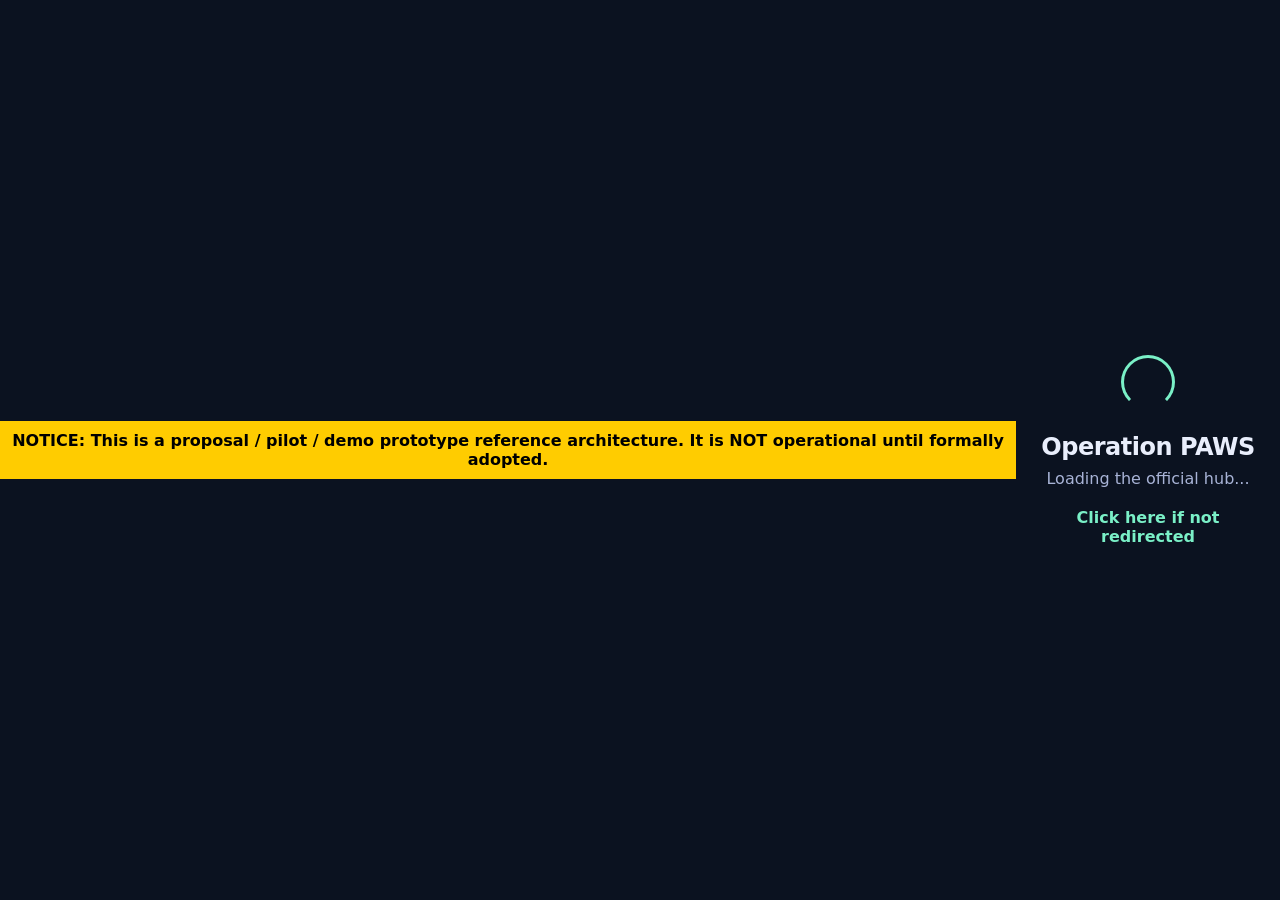
<file: docs/index.html>
<!doctype html>
<html lang="en">
<head>
  <meta charset="utf-8" />
  <meta name="viewport" content="width=device-width,initial-scale=1" />
  <title>Operation PAWS — Official Launchpad</title>
  <meta http-equiv="refresh" content="3; URL='./start/'" />
  <style>
    :root{--bg:#0b1220;--text:#e9eefc;--accent:#7af0c7;}
    body{margin:0;padding:0;background:var(--bg);color:var(--text);font-family:ui-sans-serif,system-ui,sans-serif;display:flex;align-items:center;justify-content:center;height:100vh;overflow:hidden;}
    .wrap{text-align:center;padding:20px;}
    .loader{width:48px;height:48px;border:3px solid var(--accent);border-bottom-color:transparent;border-radius:50%;display:inline-block;animation:rotation 1s linear infinite;margin-bottom:20px;}
    @keyframes rotation{0%{transform:rotate(0deg)}100%{transform:rotate(360deg)}}
    h1{font-size:24px;margin:0 0 8px;letter-spacing:-0.02em;}
    p{color:#a8b3d6;font-size:16px;margin:0;}
    a{color:var(--accent);text-decoration:none;font-weight:600;display:block;margin-top:20px;}
  </style>
</head>
<body>
<div style="background: #ffcc00; color: #000; padding: 10px; text-align: center; font-weight: bold;">NOTICE: This is a proposal / pilot / demo prototype reference architecture. It is NOT operational until formally adopted.</div>

  <div class="wrap">
    <span class="loader"></span>
    <h1>Operation PAWS</h1>
    <p>Loading the official hub...</p>
    <a href="./start/">Click here if not redirected</a>
  </div>
</body>
</html>
</file>
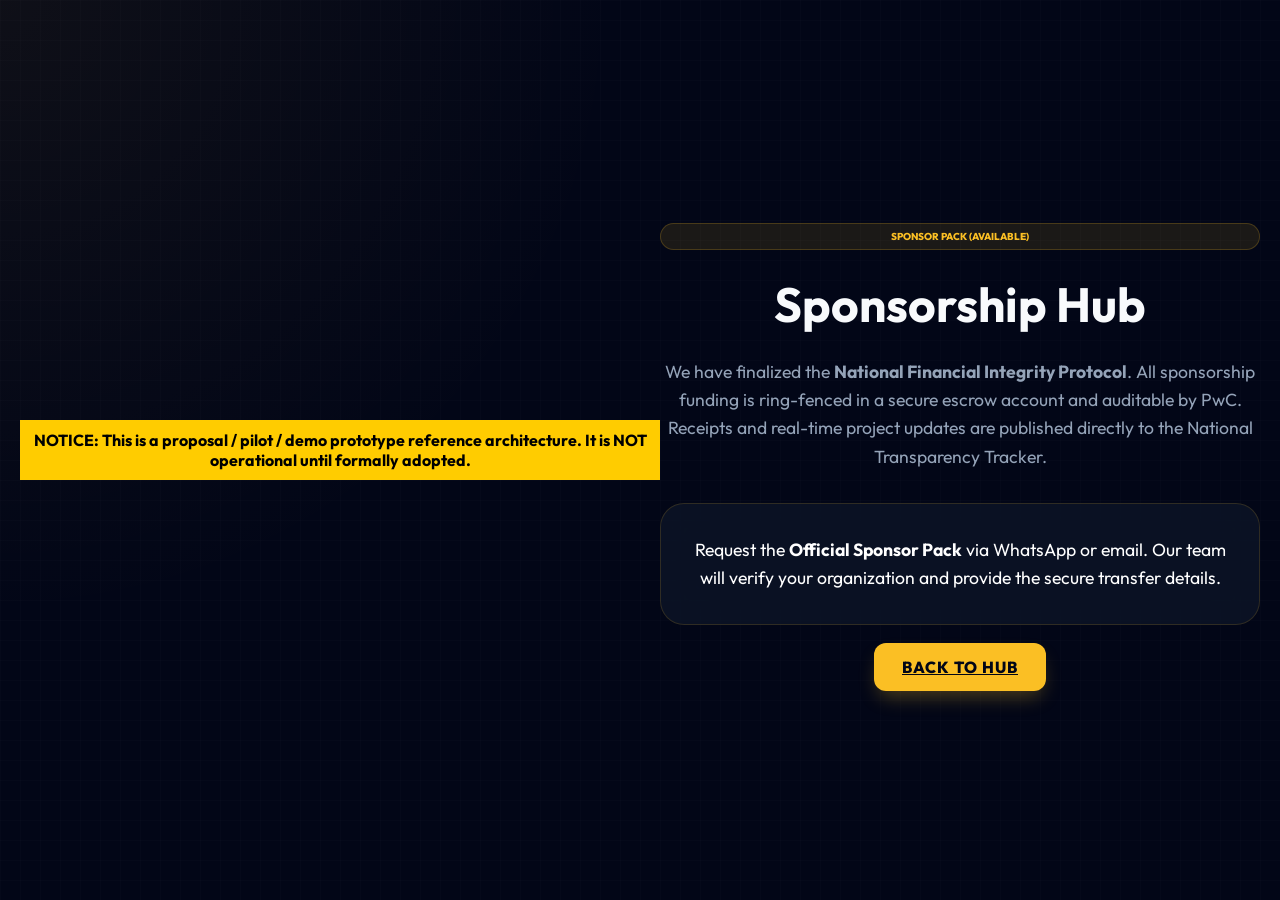
<file: docs/donate/index.html>
<!doctype html>
<html lang="en">
<head>
  <meta charset="utf-8" />
  <meta name="viewport" content="width=device-width,initial-scale=1" />
  <title>Sponsor PAWS — Funding Integrity</title>
  <link rel="stylesheet" href="../global.css">
  <style>
    body { display: flex; align-items: center; justify-content: center; height: 100vh; padding: 20px; }
    .content { text-align: center; max-width: 600px; }
    h1 { font-size: 3rem; margin-bottom: 24px; }
    p { font-size: 1.1rem; color: var(--muted); line-height: 1.6; margin-bottom: 32px; }
  </style>
</head>
<body>
<div style="background: #ffcc00; color: #000; padding: 10px; text-align: center; font-weight: bold;">NOTICE: This is a proposal / pilot / demo prototype reference architecture. It is NOT operational until formally adopted.</div>

  <div class="content">
    <div class="badge-glow" style="margin-bottom: 24px;">Sponsor Pack (Available)</div>
    <h1>Sponsorship Hub</h1>
    <p>We have finalized the <strong>National Financial Integrity Protocol</strong>. All sponsorship funding is ring-fenced in a secure escrow account and auditable by PwC. Receipts and real-time project updates are published directly to the National Transparency Tracker.</p>
    <div class="glass-card" style="padding: 32px; margin-bottom: 32px;">
      <p style="margin-bottom:0; color:#fff;">Request the <strong>Official Sponsor Pack</strong> via WhatsApp or email. Our team will verify your organization and provide the secure transfer details.</p>
    </div>
    <a href="../start/" class="btn-premium">Back to Hub</a>
  </div>
</body>
</html>
</file>
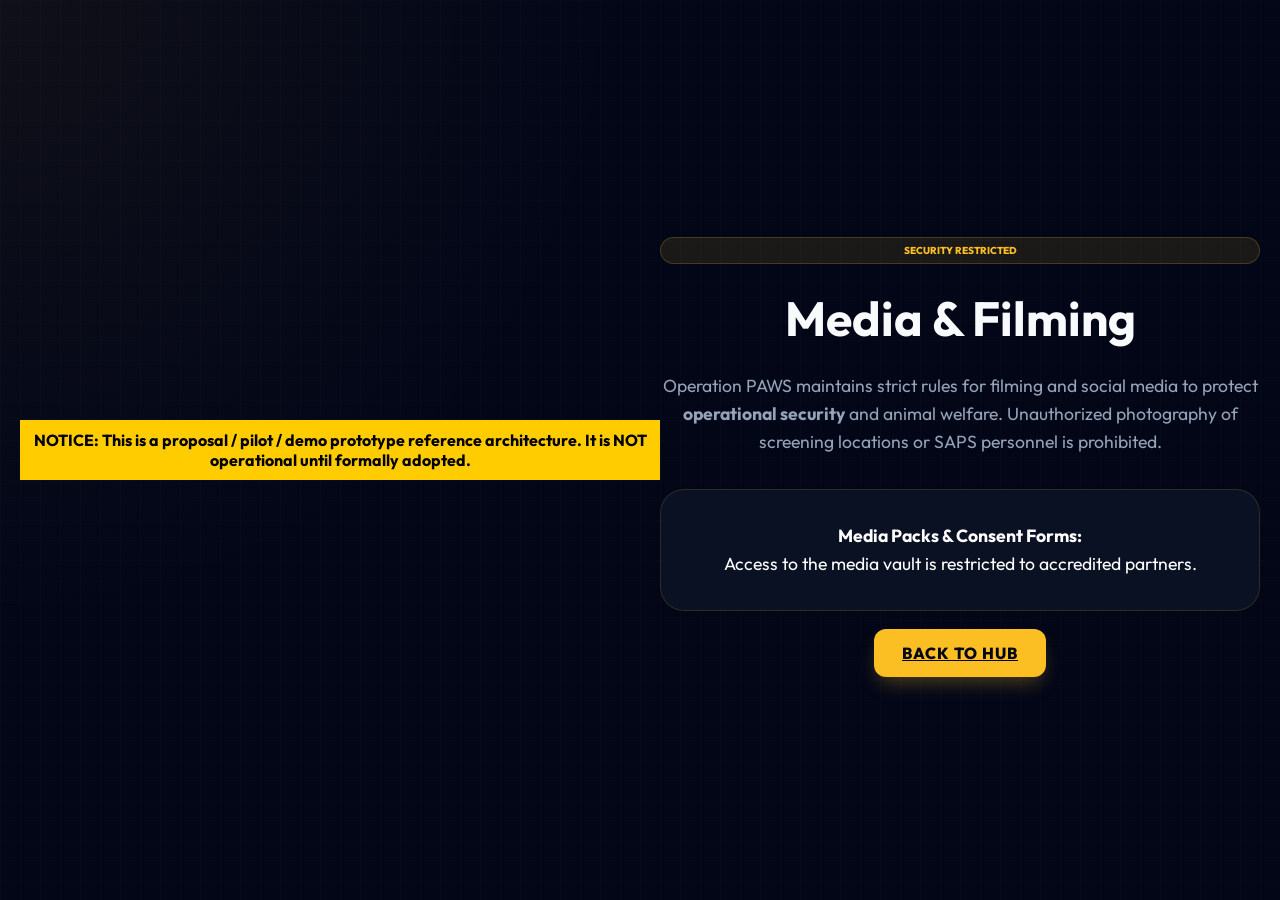
<file: docs/media/index.html>
<!doctype html>
<html lang="en">
<head>
  <meta charset="utf-8" />
  <meta name="viewport" content="width=device-width,initial-scale=1" />
  <title>Media Rules — Operational Security</title>
  <link rel="stylesheet" href="../global.css">
  <style>
    body { display: flex; align-items: center; justify-content: center; height: 100vh; padding: 20px; }
    .content { text-align: center; max-width: 600px; }
    h1 { font-size: 3rem; margin-bottom: 24px; }
    p { font-size: 1.1rem; color: var(--muted); line-height: 1.6; margin-bottom: 32px; }
  </style>
</head>
<body>
<div style="background: #ffcc00; color: #000; padding: 10px; text-align: center; font-weight: bold;">NOTICE: This is a proposal / pilot / demo prototype reference architecture. It is NOT operational until formally adopted.</div>

  <div class="content">
    <div class="badge-glow" style="margin-bottom: 24px;">Security Restricted</div>
    <h1>Media & Filming</h1>
    <p>Operation PAWS maintains strict rules for filming and social media to protect <strong>operational security</strong> and animal welfare. Unauthorized photography of screening locations or SAPS personnel is prohibited.</p>
    <div class="glass-card" style="padding: 32px; margin-bottom: 32px;">
      <p style="margin-bottom:0; color:#fff;"><strong>Media Packs & Consent Forms:</strong><br>Access to the media vault is restricted to accredited partners.</p>
    </div>
    <a href="../start/" class="btn-premium">Back to Hub</a>
  </div>
</body>
</html>
</file>
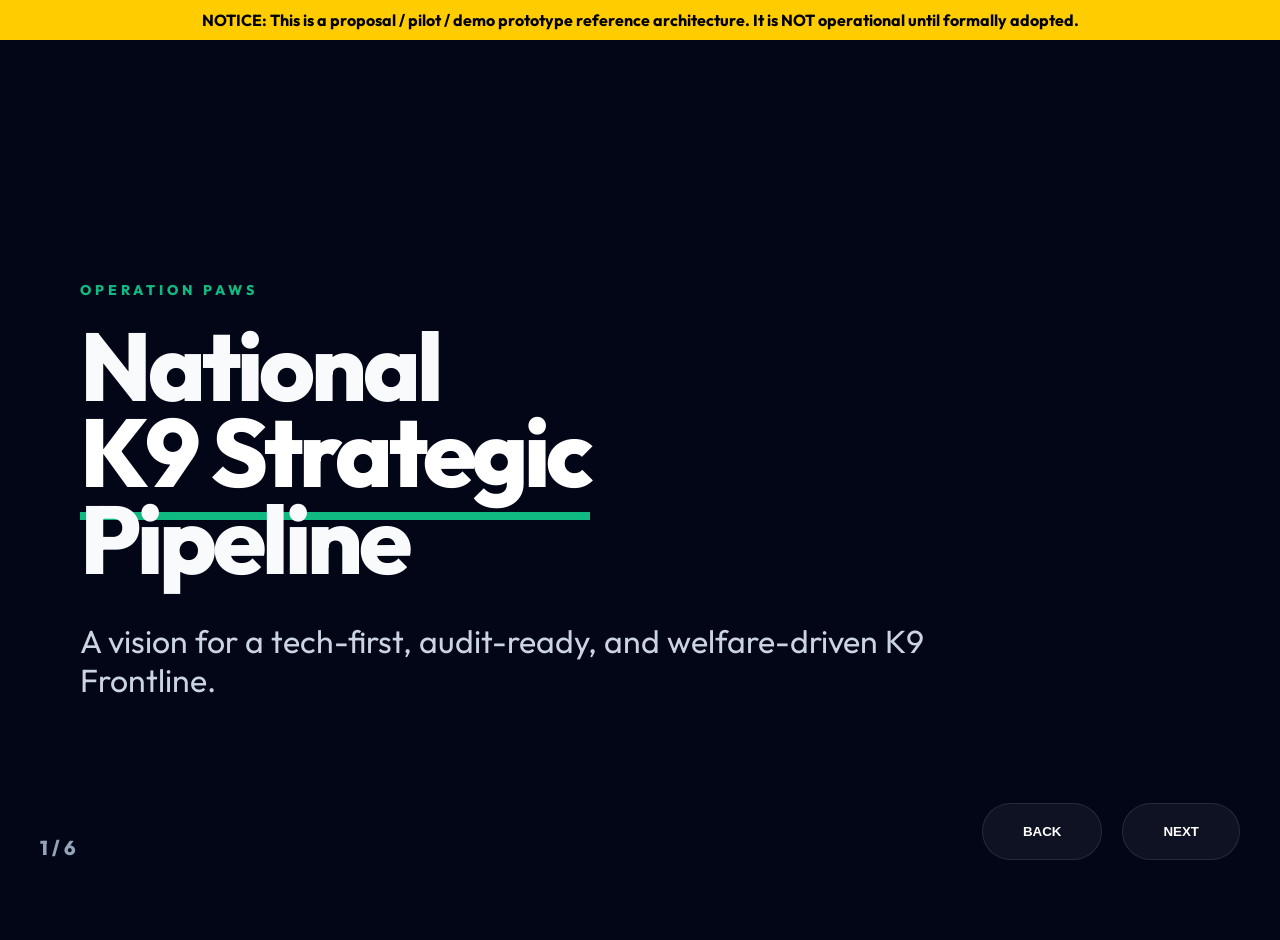
<file: docs/presentation/index.html>
<!doctype html>
<html lang="en">
<head>
  <meta charset="utf-8" />
  <meta name="viewport" content="width=device-width,initial-scale=1" />
  <title>Operation PAWS — Strategic Briefing</title>
  <link href="https://fonts.googleapis.com/css2?family=Outfit:wght@300;400;600;800&display=swap" rel="stylesheet">
  <style>
    :root {
      --bg: #020617;
      --accent: #10b981;
      --text: #f8fafc;
      --font: 'Outfit', sans-serif;
    }
    * { box-sizing: border-box; margin: 0; padding: 0; }
    body { font-family: var(--font); background: var(--bg); color: var(--text); overflow: hidden; }
    
    .slide-container { width: 100vw; height: 100vh; position: relative; }
    .slide { 
      position: absolute; width: 100%; height: 100%; padding: 80px; 
      display: flex; flex-direction: column; justify-content: center;
      opacity: 0; transform: scale(0.95); transition: all 0.8s cubic-bezier(0.16, 1, 0.3, 1);
      pointer-events: none;
      background-size: cover;
      background-position: center;
    }
    .slide::before { content: ""; position: absolute; top: 0; left: 0; width: 100%; height: 100%; background: rgba(2, 6, 23, 0.7); z-index: 1; }
    .slide > * { position: relative; z-index: 2; }
    
    .slide.active { opacity: 1; transform: scale(1); pointer-events: auto; }
    
    .badge { font-size: 14px; font-weight: 800; color: var(--accent); letter-spacing: 4px; text-transform: uppercase; margin-bottom: 24px; display: block; }
    h1 { font-size: 6rem; line-height: 0.9; font-weight: 800; letter-spacing: -4px; margin-bottom: 40px; }
    p { font-size: 2rem; color: #cbd5e1; max-width: 900px; line-height: 1.2; }
    
    .highlight { color: #fff; border-bottom: 8px solid var(--accent); }
    
    .nav { position: fixed; bottom: 40px; right: 40px; display: flex; gap: 20px; z-index: 100; }
    .nav-btn { padding: 20px 40px; background: rgba(255,255,255,0.05); border: 1px solid rgba(255,255,255,0.1); border-radius: 99px; color: #fff; cursor: pointer; font-weight: 800; text-decoration: none; display: inline-block; transition: all 0.2s; }
    .nav-btn:hover { background: var(--accent); color: #000; border-color: var(--accent); transform: translateY(-4px); }

    .counter { position: fixed; bottom: 40px; left: 40px; color: #94a3b8; font-weight: 800; font-size: 20px; z-index: 100; }
    
    .feature-grid { display: grid; grid-template-columns: 1fr 1fr; gap: 40px; margin-top: 40px; }
    .f-card { padding: 40px; background: rgba(255,255,255,0.05); backdrop-filter: blur(20px); border: 1px solid rgba(255,255,255,0.1); border-radius: 32px; }
    .f-card h3 { font-size: 24px; color: var(--accent); margin-bottom: 12px; }
    .f-card div { font-size: 18px; color: #cbd5e1; }
  </style>
</head>
<body>
<div style="background: #ffcc00; color: #000; padding: 10px; text-align: center; font-weight: bold;">NOTICE: This is a proposal / pilot / demo prototype reference architecture. It is NOT operational until formally adopted.</div>


  <div class="slide-container">
    <!-- SLIDE 1: INTRO -->
    <section class="slide active" style="background-image: url('https://images.unsplash.com/photo-1589941013453-ec89f33b5e95?auto=format&fit=crop&q=80&w=1920')">
      <span class="badge">Operation PAWS</span>
      <h1>National <br><span class="highlight">K9 Strategic</span> <br>Pipeline</h1>
      <p>A vision for a tech-first, audit-ready, and welfare-driven K9 Frontline.</p>
    </section>

    <!-- SLIDE 2: WELFARE/WARFARE -->
    <section class="slide" style="background-image: url('https://images.unsplash.com/photo-1544568100-847a948585b9?auto=format&fit=crop&q=80&w=1920')">
      <span class="badge">The Mission</span>
      <h1>Welfare <br>Meets <br><span class="highlight">Warfare</span></h1>
      <p>Protecting the dogs that protect our borders. Standardized elite training for national security.</p>
    </section>

    <!-- SLIDE 3: AI AUTONOMY -->
    <section class="slide" style="background-image: url('https://images.unsplash.com/photo-1508614589041-895b88991e3e?auto=format&fit=crop&q=80&w=1920')">
      <span class="badge">Tactical Edge</span>
      <h1>AI <br><span class="highlight">Autonomous</span> <br>Command</h1>
      <div class="feature-grid">
        <div class="f-card"><h3>Self-Auditing Agents</h3><div>Specialized AI agents manage the intake, welfare, and breeder leagues autonomously.</div></div>
        <div class="f-card"><h3>Active Pushback</h3><div>The system is programmed to reject sub-par data or welfare violations without human intervention.</div></div>
      </div>
    </section>

    <!-- SLIDE 4: THE LEAGUE -->
    <section class="slide" style="background-image: url('https://images.unsplash.com/photo-1517022812141-23620dba5c23?auto=format&fit=crop&q=80&w=1920')">
      <span class="badge">National Rivalry</span>
      <h1>The <br><span class="highlight">Breeder</span> <br>League</h1>
      <p>A competitive ecosystem where Tier 1, 2, and 3 breeders vie for bragging rights to supply the SAPS elite units.</p>
    </section>

    <!-- SLIDE 5: SECURITY -->
    <section class="slide" style="background-image: url('https://images.unsplash.com/photo-1551893478-d726eaf0442c?auto=format&fit=crop&q=80&w=1920')">
      <span class="badge">highly secure</span>
      <h1>Security <br>by <br><span class="highlight">Strength</span></h1>
      <p>Cryptographic verification, RLS policies, and immutable logs. Open source blueprints, closed system integrity.</p>
    </section>

    <!-- SLIDE 6: ACTION -->
    <section class="slide" style="background-image: url('https://images.unsplash.com/photo-1581091226825-a6a2a5aee158?auto=format&fit=crop&q=80&w=1920')">
      <span class="badge">The Verdict</span>
      <h1>Launch <br><span class="highlight">National</span> <br>Rollout?</h1>
      <div style="margin-top:40px;">
        <a href="../commissioner/" class="nav-btn" style="background:var(--accent); color:#000;">LAUNCH COMMAND CENTER</a>
      </div>
    </section>
  </div>

  <div class="counter" id="counter">1 / 6</div>

  <div class="nav">
    <button class="nav-btn" onclick="prev()">BACK</button>
    <button class="nav-btn" onclick="next()">NEXT</button>
  </div>

  <script>
    let current = 0;
    const slides = document.querySelectorAll('.slide');
    const counter = document.getElementById('counter');

    function next() {
      if (current < slides.length - 1) {
        slides[current].classList.remove('active');
        current++;
        slides[current].classList.add('active');
        updateCounter();
      }
    }

    function prev() {
      if (current > 0) {
        slides[current].classList.remove('active');
        current--;
        slides[current].classList.add('active');
        updateCounter();
      }
    }

    function updateCounter() {
      counter.innerText = `${current + 1} / ${slides.length}`;
    }

    window.addEventListener('keydown', (e) => {
      if (e.key === 'ArrowRight' || e.key === ' ') next();
      if (e.key === 'ArrowLeft') prev();
    });
  </script>
</body>
</html>
</file>
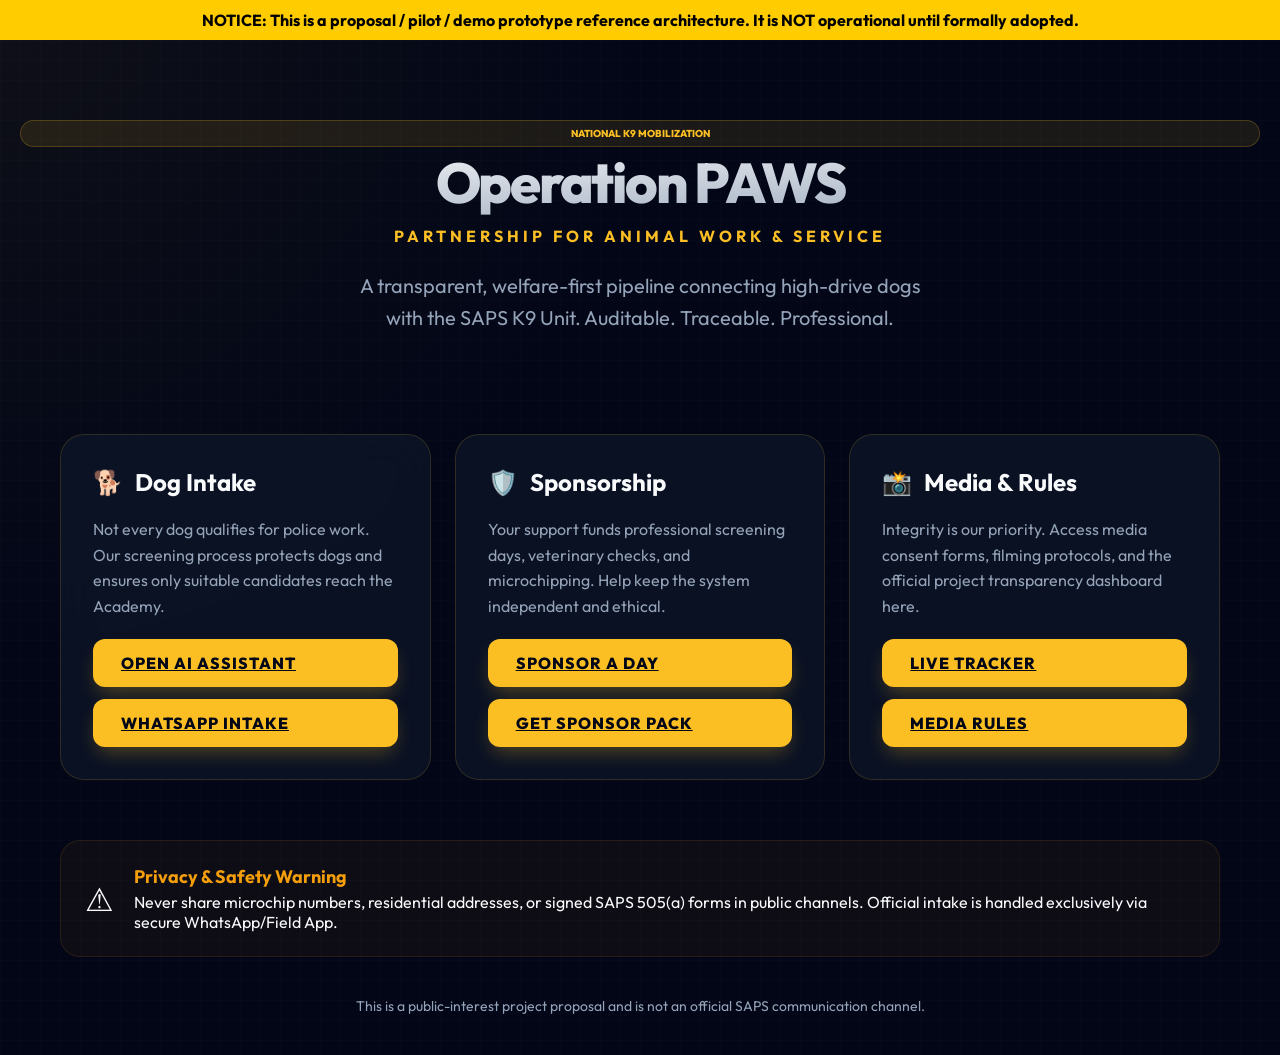
<file: docs/start/index.html>
<!doctype html>
<html lang="en">
<head>
  <meta charset="utf-8" />
  <meta name="viewport" content="width=device-width,initial-scale=1" />
  <title>Operation PAWS — Official Hub</title>
  <link rel="stylesheet" href="../global.css">
  <style>
    .hero { text-align: center; padding: 80px 20px 40px; }
    h1 { font-size: 3.5rem; font-weight: 800; letter-spacing: -0.04em; margin-bottom: 8px; background: linear-gradient(to bottom right, #fff, #94a3b8); -webkit-background-clip: text; -webkit-text-fill-color: transparent; }
    .acronym { font-size: 1rem; color: var(--accent); font-weight: 700; letter-spacing: 4px; text-transform: uppercase; margin-bottom: 24px; display: block; }
    .subtitle { font-size: 1.25rem; color: var(--muted); max-width: 600px; margin: 0 auto 40px; line-height: 1.6; }
    
    .grid { display: grid; grid-template-columns: repeat(auto-fit, minmax(300px, 1fr)); gap: 24px; max-width: 1200px; margin: 0 auto; padding: 20px; }
    .card { padding: 32px; display: flex; flex-direction: column; gap: 20px; }
    .card h2 { font-size: 1.5rem; display: flex; align-items: center; gap: 12px; }
    .card p { color: var(--muted); line-height: 1.6; flex: 1; }
    
    .bottom-info { max-width: 1200px; margin: 40px auto; padding: 0 20px; }
    .safety-banner { padding: 24px; display: flex; gap: 20px; align-items: center; border-radius: 20px; background: rgba(245, 158, 11, 0.05); border: 1px solid rgba(245, 158, 11, 0.1); }
    .safety-banner strong { color: #f59e0b; font-size: 18px; }
    
    @media (max-width: 768px) { h1 { font-size: 2.5rem; } }
  </style>
</head>
<body>
<div style="background: #ffcc00; color: #000; padding: 10px; text-align: center; font-weight: bold;">NOTICE: This is a proposal / pilot / demo prototype reference architecture. It is NOT operational until formally adopted.</div>

  <section class="hero">
    <div class="badge-glow">National K9 Mobilization</div>
    <h1>Operation PAWS</h1>
    <span class="acronym">Partnership for Animal Work & Service</span>
    <p class="subtitle">A transparent, welfare-first pipeline connecting high-drive dogs with the SAPS K9 Unit. Auditable. Traceable. Professional.</p>
  </section>

  <main class="grid">
    <article class="glass-card card">
      <h2><span>🐕</span> Dog Intake</h2>
      <p>Not every dog qualifies for police work. Our screening process protects dogs and ensures only suitable candidates reach the Academy.</p>
      <div style="display:flex; flex-direction:column; gap:12px;">
        <a href="../chat/" class="btn-premium">Open AI Assistant</a>
        <a href="https://wa.me/27XXXXXXXXX" class="btn-premium btn-secondary">WhatsApp Intake</a>
      </div>
    </article>

    <article class="glass-card card">
      <h2><span>🛡️</span> Sponsorship</h2>
      <p>Your support funds professional screening days, veterinary checks, and microchipping. Help keep the system independent and ethical.</p>
      <div style="display:flex; flex-direction:column; gap:12px;">
        <a href="../donate/" class="btn-premium">Sponsor a Day</a>
        <a href="https://wa.me/27XXXXXXXXX" class="btn-premium btn-secondary">Get Sponsor Pack</a>
      </div>
    </article>

    <article class="glass-card card">
      <h2><span>📸</span> Media & Rules</h2>
      <p>Integrity is our priority. Access media consent forms, filming protocols, and the official project transparency dashboard here.</p>
      <div style="display:flex; flex-direction:column; gap:12px;">
        <a href="../tracker/" class="btn-premium">Live Tracker</a>
        <a href="../media/" class="btn-premium btn-secondary">Media Rules</a>
      </div>
    </article>
  </main>

  <footer class="bottom-info">
    <div class="safety-banner">
      <span style="font-size: 32px;">⚠️</span>
      <div>
        <strong>Privacy & Safety Warning</strong>
        <p class="muted" style="margin-top:4px;">Never share microchip numbers, residential addresses, or signed SAPS 505(a) forms in public channels. Official intake is handled exclusively via secure WhatsApp/Field App.</p>
      </div>
    </div>
    <p style="text-align:center; margin-top:40px; color:var(--muted); font-size:14px;">This is a public-interest project proposal and is not an official SAPS communication channel.</p>
  </footer>
</body>
</html>
</file>
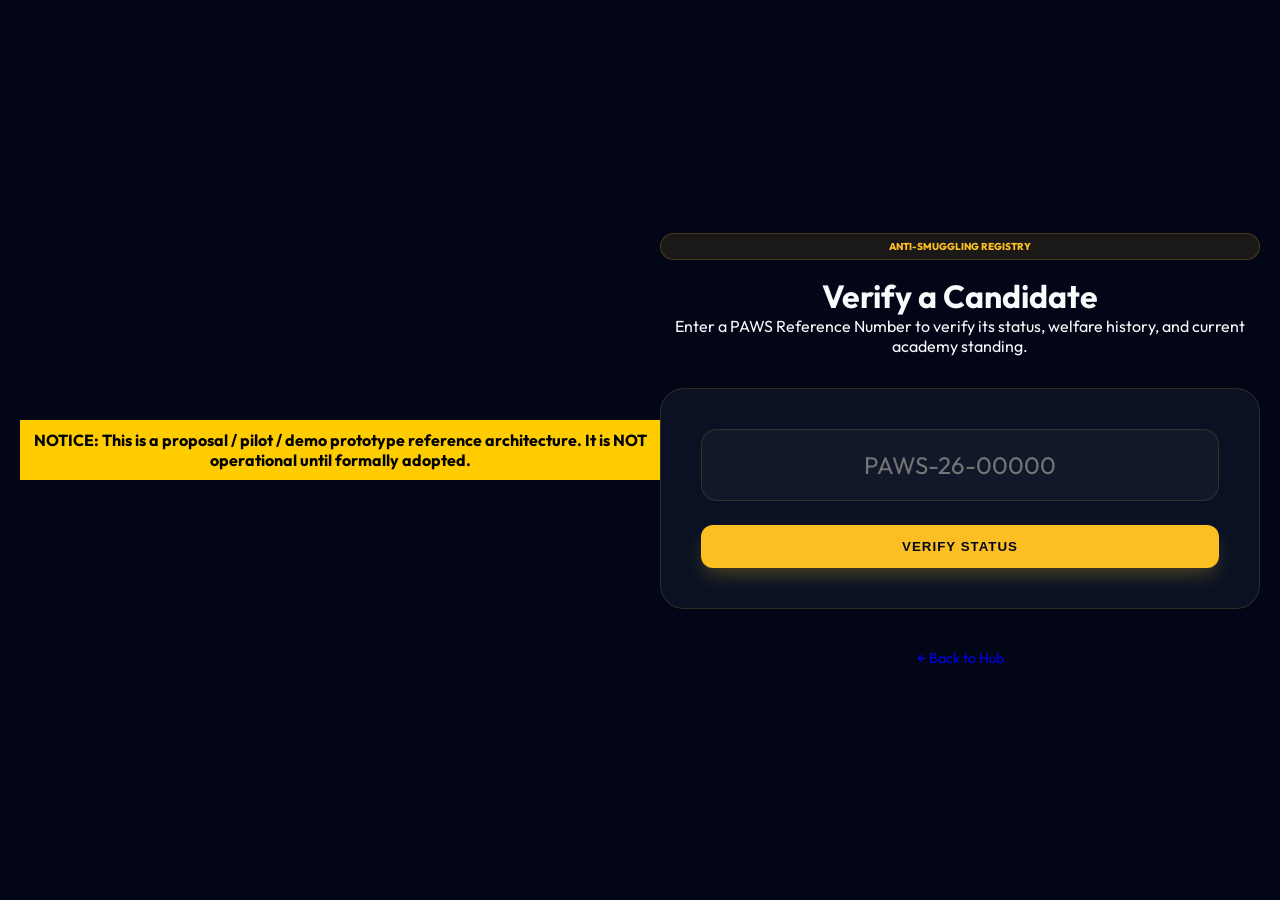
<file: docs/verify/index.html>
<!doctype html>
<html lang="en">
<head>
  <meta charset="utf-8" />
  <meta name="viewport" content="width=device-width,initial-scale=1" />
  <title>Verify PAWS-ID — National Registry</title>
  <link rel="stylesheet" href="../global.css">
  <style>
    body { display: flex; align-items: center; justify-content: center; height: 100vh; padding: 20px; background: #020617; }
    .verify-wrap { width: 100%; max-width: 600px; text-align: center; }
    .input-box { margin-top: 32px; padding: 40px; }
    .input-box input { width: 100%; padding: 20px; background: rgba(255,255,255,0.03); border: 1px solid var(--card-border); border-radius: 16px; color: #fff; font-size: 1.5rem; text-align: center; font-family: inherit; margin-bottom: 24px; outline: none; }
    .input-box input:focus { border-color: var(--accent); }
    
    .result-card { margin-top: 32px; display: none; text-align: left; animation: slideUp 0.4s ease-out; }
    @keyframes slideUp { from { opacity: 0; transform: translateY(20px); } to { opacity: 1; transform: translateY(0); } }
  </style>
</head>
<body>
<div style="background: #ffcc00; color: #000; padding: 10px; text-align: center; font-weight: bold;">NOTICE: This is a proposal / pilot / demo prototype reference architecture. It is NOT operational until formally adopted.</div>

  <div class="verify-wrap">
    <div class="badge-glow" style="margin: 0 auto 16px;">Anti-Smuggling Registry</div>
    <h1>Verify a Candidate</h1>
    <p class="muted">Enter a PAWS Reference Number to verify its status, welfare history, and current academy standing.</p>

    <div class="glass-card input-box">
      <input type="text" placeholder="PAWS-26-00000" id="verify-input">
      <button class="btn-premium" style="width:100%;" onclick="verify()">VERIFY STATUS</button>
    </div>

    <div class="glass-card result-card" id="result">
      <div style="display:flex; justify-content:space-between; align-items:center; margin-bottom:20px;">
        <h3 id="res-name">REX</h3>
        <span class="badge-glow" id="res-status">ACADEMY PASS</span>
      </div>
      <div style="font-size: 14px; color:var(--muted);">
        <p><strong>Microchip:</strong> <span id="res-chip">900123456789012</span></p>
        <p><strong>League:</strong> <span id="res-league">Tracking League</span></p>
        <p><strong>Welfare Audit:</strong> <span style="color:var(--accent);">PASS (SPCA Verified)</span></p>
      </div>
    </div>

    <a href="../start/" class="muted" style="display:block; margin-top:40px; text-decoration:none; font-size:14px;">← Back to Hub</a>
  </div>

  <script>
    function verify() {
      const input = document.getElementById('verify-input').value;
      if (input.length > 5) {
        document.getElementById('result').style.display = 'block';
      }
    }
  </script>
</body>
</html>
</file>
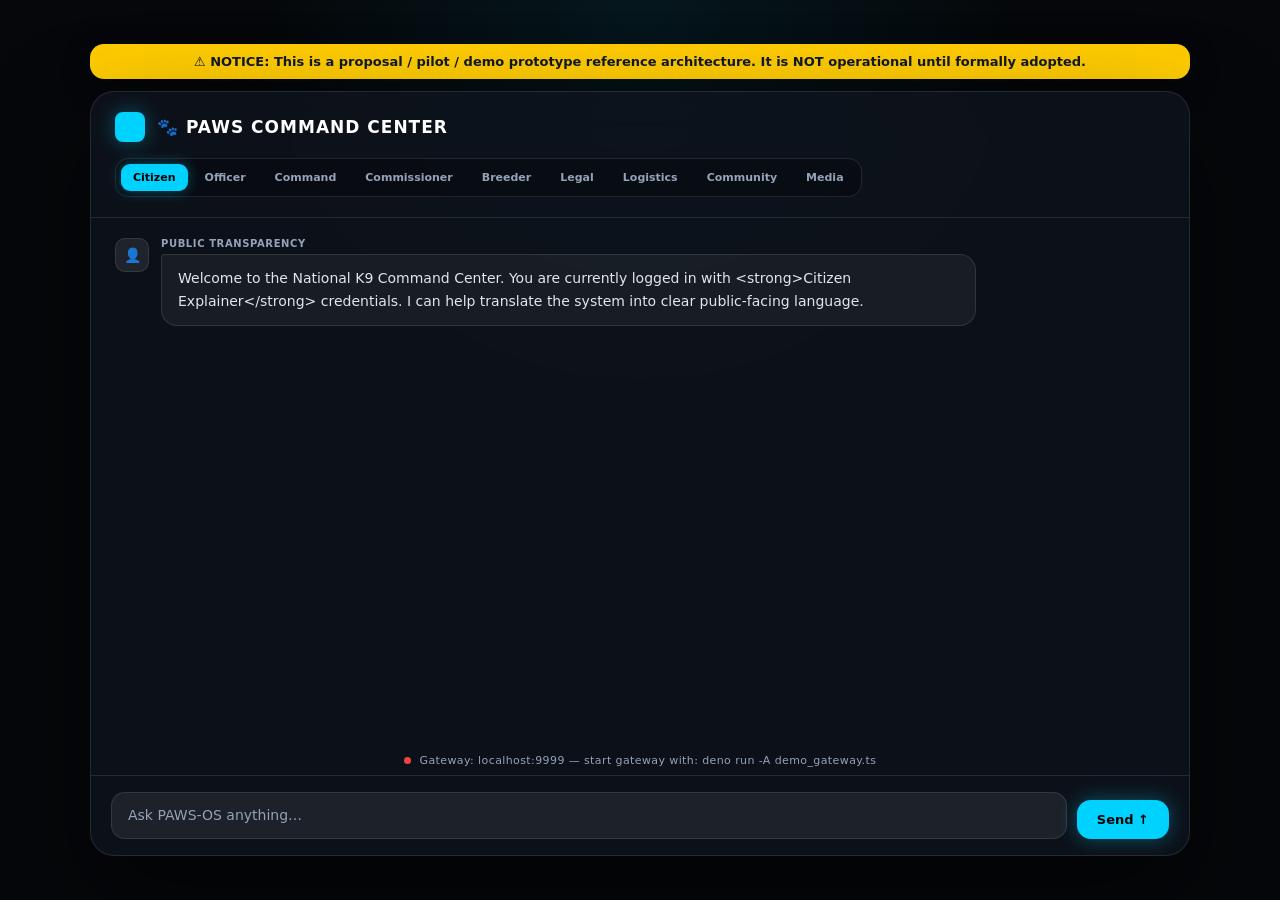
<file: paws_command_center.html>
<!DOCTYPE html>
<html lang="en">
<head>
  <meta charset="UTF-8" />
  <meta name="viewport" content="width=device-width, initial-scale=1.0" />
  <title>PAWS Command Center</title>
  <style>
    :root {
      --bg-color:       #05070a;
      --accent-color:   #00d2ff;
      --accent-glow:    rgba(0,210,255,0.35);
      --glass-bg:       rgba(15,20,30,0.82);
      --glass-border:   rgba(255,255,255,0.10);
      --text-main:      #e0e6ed;
      --text-dim:       #94a3b8;
      --warning-bg:     #ffcc00;
      --warning-text:   #111827;
      --danger-bg:      rgba(255,90,90,0.15);
      --danger-border:  rgba(255,90,90,0.30);
      --retry-bg:       rgba(0,210,255,0.12);
      --retry-border:   rgba(0,210,255,0.35);
    }

    * { margin:0; padding:0; box-sizing:border-box;
        font-family: Inter, system-ui, -apple-system, "Segoe UI", sans-serif; }

    html, body { min-height:100%; }

    body {
      background:
        radial-gradient(circle at top, rgba(0,210,255,0.08), transparent 35%),
        linear-gradient(rgba(5,7,10,0.55), rgba(5,7,10,0.72)),
        var(--bg-color);
      color: var(--text-main);
      overflow: hidden;
    }

    .page-shell {
      min-height: 100vh; width: 100%;
      display: flex; flex-direction: column;
      align-items: center; justify-content: center;
      gap: 12px; padding: 16px;
    }

    /* ── Notice banner ── */
    .notice-banner {
      width: min(1100px, 90vw);
      background: var(--warning-bg); color: var(--warning-text);
      padding: 10px 16px; border-radius: 14px;
      text-align: center; font-weight: 800; font-size: 13px;
      box-shadow: 0 10px 30px rgba(0,0,0,0.25);
    }

    /* ── Main container ── */
    .container {
      width: min(1100px, 90vw); height: min(85vh, 900px);
      background: var(--glass-bg);
      backdrop-filter: blur(20px); -webkit-backdrop-filter: blur(20px);
      border: 1px solid var(--glass-border); border-radius: 24px;
      display: flex; flex-direction: column;
      box-shadow: 0 40px 100px rgba(0,0,0,0.5);
      animation: fadeIn 0.8s ease-out; overflow: hidden;
    }

    @keyframes fadeIn {
      from { opacity:0; transform:translateY(18px); }
      to   { opacity:1; transform:translateY(0);    }
    }

    /* ── Header ── */
    header {
      padding: 20px 24px;
      border-bottom: 1px solid var(--glass-border);
      display: flex; justify-content: space-between; align-items: center;
      gap: 16px; flex-wrap: wrap;
    }

    .brand { display:flex; align-items:center; gap:12px; }
    .brand .logo {
      width:30px; height:30px;
      background: var(--accent-color); border-radius:8px;
      box-shadow: 0 0 20px var(--accent-glow); flex: 0 0 auto;
    }
    .brand h1 {
      font-size:17px; font-weight:800;
      letter-spacing:1px; text-transform:uppercase; color:#fff;
    }

    /* ── Role selector ── */
    .role-selector {
      display:flex; flex-wrap:wrap; gap:5px;
      background: rgba(0,0,0,0.28); padding:5px;
      border-radius:14px; border:1px solid var(--glass-border);
    }
    .role-btn {
      padding:7px 12px; border-radius:9px; cursor:pointer;
      font-size:11px; font-weight:700; color:var(--text-dim);
      transition:all 0.2s ease; border:none; background:transparent;
    }
    .role-btn:hover { color:#fff; background:rgba(255,255,255,0.07); }
    .role-btn.active {
      background: var(--accent-color); color:#000;
      box-shadow: 0 0 14px var(--accent-glow);
    }

    /* ── Chat body ── */
    .chat-body {
      flex:1; overflow-y:auto; padding:20px 24px;
      display:flex; flex-direction:column; gap:14px;
      scroll-behavior:smooth;
    }
    .chat-body::-webkit-scrollbar { width:6px; }
    .chat-body::-webkit-scrollbar-track { background:transparent; }
    .chat-body::-webkit-scrollbar-thumb { background:rgba(255,255,255,0.12); border-radius:3px; }

    /* ── Message bubbles ── */
    .msg { display:flex; gap:12px; max-width:82%; animation:msgIn 0.25s ease-out; }
    @keyframes msgIn {
      from { opacity:0; transform:translateY(8px); }
      to   { opacity:1; transform:translateY(0);   }
    }

    .msg.user-msg   { align-self:flex-end; flex-direction:row-reverse; }
    .msg.system-msg { align-self:flex-start; }

    .avatar {
      width:34px; height:34px; border-radius:10px; flex:0 0 auto;
      display:flex; align-items:center; justify-content:center;
      font-size:14px; font-weight:800;
    }
    .user-msg  .avatar { background: rgba(0,210,255,0.18); color:var(--accent-color); border:1px solid var(--accent-color); }
    .system-msg .avatar{ background: rgba(255,255,255,0.08); color:#fff; border:1px solid var(--glass-border); }

    .bubble {
      padding:12px 16px; border-radius:16px; font-size:14px;
      line-height:1.65; max-width:100%;
    }
    .user-msg  .bubble {
      background: rgba(0,210,255,0.13); border:1px solid rgba(0,210,255,0.22);
      border-top-right-radius:4px;
    }
    .system-msg .bubble {
      background: rgba(255,255,255,0.05); border:1px solid var(--glass-border);
      border-top-left-radius:4px;
    }

    .msg-badge {
      font-size:10px; font-weight:700; letter-spacing:0.6px;
      text-transform:uppercase; color:var(--text-dim);
      margin-bottom:5px;
    }

    /* ── Error bubble ── */
    .bubble.error-bubble {
      background: var(--danger-bg); border-color: var(--danger-border);
    }
    .bubble.error-bubble .error-label {
      color:#ff7a7a; font-weight:700; margin-bottom:6px; font-size:12px;
    }

    /* ── Retry button inside error bubble ── */
    .retry-btn {
      margin-top:10px; padding:7px 14px;
      background: var(--retry-bg); border:1px solid var(--retry-border);
      color: var(--accent-color); border-radius:8px;
      font-size:12px; font-weight:700; cursor:pointer;
      transition:all 0.2s ease;
    }
    .retry-btn:hover { background:rgba(0,210,255,0.22); }

    /* ── Loading indicator ── */
    .loading-bubble {
      display:flex; gap:5px; padding:14px 16px;
      background: rgba(255,255,255,0.05); border:1px solid var(--glass-border);
      border-radius:16px; border-top-left-radius:4px;
      align-items:center;
    }
    .dot {
      width:7px; height:7px; border-radius:50%;
      background:var(--accent-color);
      animation:bounce 1.2s ease-in-out infinite;
    }
    .dot:nth-child(2) { animation-delay:.2s; }
    .dot:nth-child(3) { animation-delay:.4s; }
    @keyframes bounce {
      0%,80%,100% { transform:scale(0.7); opacity:0.4; }
      40%          { transform:scale(1.1); opacity:1;   }
    }

    /* ── Input bar ── */
    .input-bar {
      padding:16px 20px;
      border-top:1px solid var(--glass-border);
      display:flex; gap:10px; align-items:flex-end;
    }
    .input-bar textarea {
      flex:1; background:rgba(255,255,255,0.07);
      border:1px solid var(--glass-border); border-radius:14px;
      color:var(--text-main); font-size:14px;
      padding:12px 16px; resize:none; outline:none;
      line-height:1.5; max-height:120px;
      transition:border-color 0.2s;
    }
    .input-bar textarea:focus { border-color:var(--accent-color); }
    .input-bar textarea::placeholder { color:var(--text-dim); }

    #sendBtn {
      padding:12px 20px; border-radius:14px;
      background:var(--accent-color); color:#000;
      font-weight:800; font-size:13px; border:none; cursor:pointer;
      box-shadow:0 0 20px var(--accent-glow);
      transition:all 0.2s ease; white-space:nowrap;
    }
    #sendBtn:hover:not(:disabled) { filter:brightness(1.1); }
    #sendBtn:disabled { opacity:0.5; cursor:not-allowed; }

    /* ── Status bar ── */
    .status-bar {
      font-size:11px; color:var(--text-dim); text-align:center;
      padding:4px 0 8px; letter-spacing:0.4px;
    }
    .status-bar .dot-live {
      display:inline-block; width:7px; height:7px; border-radius:50%;
      background:#22c55e; margin-right:5px;
      box-shadow:0 0 8px #22c55e;
      animation:pulse 2s ease-in-out infinite;
    }
    @keyframes pulse {
      0%,100% { opacity:1; } 50% { opacity:0.4; }
    }
    .status-bar .dot-offline {
      display:inline-block; width:7px; height:7px; border-radius:50%;
      background:#ef4444; margin-right:5px;
    }
  </style>
</head>
<body>
<div class="page-shell">

  <div class="notice-banner">
    ⚠️ NOTICE: This is a proposal / pilot / demo prototype reference architecture.
    It is NOT operational until formally adopted.
  </div>

  <div class="container">
    <header>
      <div class="brand">
        <div class="logo"></div>
        <h1>🐾 PAWS Command Center</h1>
      </div>
      <div class="role-selector" id="roleSelector"></div>
    </header>

    <div class="chat-body" id="chatBody"></div>

    <div class="status-bar" id="statusBar">
      <span class="dot-live"></span> Gateway: <span id="gatewayStatus">Connecting to localhost:9999…</span>
    </div>

    <div class="input-bar">
      <textarea id="chatInput" rows="1" placeholder="Ask PAWS-OS anything…"
                maxlength="2000"></textarea>
      <button id="sendBtn">Send ↑</button>
    </div>
  </div>

</div>

<script>
// ═══════════════════════════════════════════════════════════════════════════════
//  PAWS Command Center — Client v2.1
//  Fix: graceful 503 handling, client-side retry, "Try Again" UX
// ═══════════════════════════════════════════════════════════════════════════════

const GATEWAY_URL      = "http://localhost:9999";
const CLIENT_MAX_TRIES = 2;   // additional client-side retries before showing error
const CLIENT_DELAY_MS  = 900; // ms between client retries

const roles = {
  citizen:      { label:"Citizen",      badge:"Public Transparency", avatar:"👤" },
  officer:      { label:"Officer",      badge:"Field Operations",    avatar:"🐕" },
  command:      { label:"Command",      badge:"Command Authority",   avatar:"🎖️" },
  commissioner: { label:"Commissioner", badge:"National Commissioner", avatar:"⚖️" },
  breeder:      { label:"Breeder",      badge:"Breeder League",      avatar:"🐾" },
  legal:        { label:"Legal",        badge:"Legal Partner",       avatar:"📋" },
  logistics:    { label:"Logistics",    badge:"Logistics Partner",   avatar:"🚛" },
  church:       { label:"Community",    badge:"Community Leader",    avatar:"🤝" },
  media:        { label:"Media",        badge:"Media",               avatar:"📡" },
};

const intros = {
  citizen:      "Welcome to the National K9 Command Center. You are currently logged in with <strong>Citizen Explainer</strong> credentials. I can help translate the system into clear public-facing language.",
  officer:      "Officer portal active. Ready to assist with handler assignments, deployment checks, and welfare protocols.",
  command:      "Command dashboard online. Operational status, resource allocation, and deployment readiness are available.",
  commissioner: "Commissioner view active. Strategic oversight, key metrics, and governance status are at your disposal.",
  breeder:      "Breeder League portal. I can walk you through welfare standards, assessment criteria, and advancement pathways.",
  legal:        "Legal Partner interface. I'll be thorough and precise — flag anything requiring official verification.",
  logistics:    "Logistics interface active. Focus on traceability, movement records, and verification steps.",
  church:       "Community Leader portal. Let's explore how PAWS serves the community with integrity and ethical stewardship.",
  media:        "Media portal active. I'll keep things clear and jargon-free — feel free to ask me to go deeper on anything.",
};

// ─── State ────────────────────────────────────────────────────────────────────
let currentRole  = "citizen";
let chatHistory  = [];
let isSending    = false;
let lastUserText = null;   // kept for "Try Again"

// ─── DOM refs ─────────────────────────────────────────────────────────────────
const chatBody       = document.getElementById("chatBody");
const input          = document.getElementById("chatInput");
const sendBtn        = document.getElementById("sendBtn");
const roleSelector   = document.getElementById("roleSelector");
const gatewayStatus  = document.getElementById("gatewayStatus");
const statusBar      = document.getElementById("statusBar");

// ─── Build role buttons ────────────────────────────────────────────────────────
Object.entries(roles).forEach(([key, r]) => {
  const btn = document.createElement("button");
  btn.className = "role-btn" + (key === currentRole ? " active" : "");
  btn.textContent = r.label;
  btn.dataset.role = key;
  btn.addEventListener("click", () => switchRole(key));
  roleSelector.appendChild(btn);
});

function switchRole(role) {
  currentRole = role;
  chatHistory = [];
  document.querySelectorAll(".role-btn").forEach(b =>
    b.classList.toggle("active", b.dataset.role === role));
  chatBody.innerHTML = "";
  renderIntro(role);
}

// ─── Render intro message ──────────────────────────────────────────────────────
function renderIntro(role) {
  addMessage("system", intros[role] ?? intros.citizen, roles[role].badge);
}

// ─── Add a chat message ────────────────────────────────────────────────────────
let msgCounter = 0;

function addMessage(type, text, badge = "", variant = "") {
  const id  = `msg-${++msgCounter}`;
  const r   = roles[currentRole];
  const div = document.createElement("div");
  div.id        = id;
  div.className = `msg ${type === "user" ? "user-msg" : "system-msg"}`;

  const avatar = document.createElement("div");
  avatar.className = "avatar";
  avatar.textContent = type === "user" ? "U" : r.avatar;

  const right = document.createElement("div");

  if (badge) {
    const badgeEl = document.createElement("div");
    badgeEl.className   = "msg-badge";
    badgeEl.textContent = badge;
    right.appendChild(badgeEl);
  }

  const bubble = document.createElement("div");
  bubble.className = "bubble" + (variant === "error" ? " error-bubble" : "");

  if (variant === "error") {
    const label = document.createElement("div");
    label.className   = "error-label";
    label.textContent = "⚠ System Notice";
    bubble.appendChild(label);
  }

  const content = document.createElement("div");
  content.innerHTML = parseMarkdown(text);
  bubble.appendChild(content);

  // Add "Try Again" button for error messages when there's a pending user msg
  if (variant === "error" && lastUserText) {
    const retryBtn = document.createElement("button");
    retryBtn.className   = "retry-btn";
    retryBtn.textContent = "⟳ Try Again";
    retryBtn.addEventListener("click", () => {
      const txt = lastUserText;
      // Remove the error bubble
      div.remove();
      // Re-send
      dispatchMessage(txt);
    });
    bubble.appendChild(retryBtn);
  }

  right.appendChild(bubble);
  div.appendChild(avatar);
  div.appendChild(right);
  chatBody.appendChild(div);
  chatBody.scrollTop = chatBody.scrollHeight;
  return id;
}

// ─── Loading indicator ─────────────────────────────────────────────────────────
function addLoading() {
  const id  = `loading-${++msgCounter}`;
  const div = document.createElement("div");
  div.id = id; div.className = "msg system-msg";

  const avatar = document.createElement("div");
  avatar.className   = "avatar";
  avatar.textContent = roles[currentRole].avatar;

  const bubble = document.createElement("div");
  bubble.className = "loading-bubble";
  [1,2,3].forEach(() => {
    const d = document.createElement("div"); d.className = "dot";
    bubble.appendChild(d);
  });

  div.appendChild(avatar); div.appendChild(bubble);
  chatBody.appendChild(div);
  chatBody.scrollTop = chatBody.scrollHeight;
  return id;
}

function removeLoading(id) {
  document.getElementById(id)?.remove();
}

// ─── Busy state ────────────────────────────────────────────────────────────────
function setBusyState(busy) {
  isSending      = busy;
  sendBtn.disabled = busy;
  input.disabled   = busy;
  sendBtn.textContent = busy ? "…" : "Send ↑";
}

// ─── Simple markdown parser (bold, italic, inline code) ───────────────────────
function parseMarkdown(text) {
  return text
    .replace(/&/g,"&amp;").replace(/</g,"&lt;").replace(/>/g,"&gt;")
    .replace(/\*\*(.+?)\*\*/g,"<strong>$1</strong>")
    .replace(/\*(.+?)\*/g,"<em>$1</em>")
    .replace(/`(.+?)`/g,"<code>$1</code>")
    .replace(/\n/g,"<br>");
}

// ─── Core send + retry logic ───────────────────────────────────────────────────
async function callGateway(role, messages, attempt = 1) {
  const res = await fetch(GATEWAY_URL, {
    method:  "POST",
    headers: { "Content-Type": "application/json" },
    body:    JSON.stringify({ role, messages }),
  });

  let data;
  try   { data = await res.json(); }
  catch { data = { error: `Gateway returned a non-JSON response (HTTP ${res.status}).` }; }

  // If the gateway itself reports a transient Gemini 503/429, retry from client too
  if (
    data?.error &&
    (data.error.includes("503") || data.error.includes("429") ||
     data.error.toLowerCase().includes("high demand")) &&
    attempt <= CLIENT_MAX_TRIES
  ) {
    await new Promise(r => setTimeout(r, CLIENT_DELAY_MS * attempt));
    return callGateway(role, messages, attempt + 1);
  }

  return data;
}

async function dispatchMessage(text) {
  lastUserText = text;
  addMessage("user", text);
  chatHistory.push({ role: "user", content: text });

  setBusyState(true);
  const loadingId = addLoading();

  try {
    const data = await callGateway(currentRole, chatHistory);
    removeLoading(loadingId);

    if (data.reply) {
      addMessage("system", data.reply, roles[currentRole].badge);
      chatHistory.push({ role:"assistant", content: data.reply });
      setGatewayOnline();
      lastUserText = null;  // clear — success
    } else if (data.error) {
      addMessage("system", data.error, "System Notice", "error");
    } else {
      addMessage("system", "The gateway returned an empty response.", "System Notice", "error");
    }
  } catch {
    removeLoading(loadingId);
    setGatewayOffline();
    addMessage(
      "system",
      `The PAWS AI Gateway is not reachable at **${GATEWAY_URL}**.\n\nMake sure you have run **deno run -A demo_gateway.ts** in your terminal, then click Try Again.`,
      "Connection Offline",
      "error"
    );
  } finally {
    setBusyState(false);
    input.focus();
  }
}

// ─── Handle send ───────────────────────────────────────────────────────────────
async function handleSend() {
  const text = input.value.trim();
  if (!text || isSending) return;
  input.value = "";
  autoResize();
  await dispatchMessage(text);
}

sendBtn.addEventListener("click", handleSend);
input.addEventListener("keydown", e => {
  if (e.key === "Enter" && !e.shiftKey) { e.preventDefault(); handleSend(); }
});

// ─── Auto-resize textarea ──────────────────────────────────────────────────────
function autoResize() {
  input.style.height = "auto";
  input.style.height = Math.min(input.scrollHeight, 120) + "px";
}
input.addEventListener("input", autoResize);

// ─── Gateway health indicator ──────────────────────────────────────────────────
function setGatewayOnline() {
  gatewayStatus.textContent = "localhost:9999 — online";
  statusBar.querySelector("span:first-child").className = "dot-live";
}
function setGatewayOffline() {
  gatewayStatus.textContent = "localhost:9999 — not reachable";
  statusBar.querySelector("span:first-child").className = "dot-offline";
}

// Ping gateway on load
(async () => {
  try {
    await fetch(GATEWAY_URL, { method:"POST",
      headers:{"Content-Type":"application/json"},
      body: JSON.stringify({ role:"citizen", messages:[] }),
      signal: AbortSignal.timeout(3000),
    });
    setGatewayOnline();
  } catch {
    setGatewayOffline();
    gatewayStatus.textContent = "localhost:9999 — start gateway with: deno run -A demo_gateway.ts";
  }
})();

// ─── Boot ──────────────────────────────────────────────────────────────────────
renderIntro(currentRole);
</script>
</body>
</html>
</file>
<file: docs/global.css>
@import url('https://fonts.googleapis.com/css2?family=Outfit:wght@300;400;600;800&display=swap');

:root {
  /* South African Banknote Palette */
  --bg: #020617;
  --r200-gold: #fbbf24;
  --r100-blue: #2563eb;
  --r50-red: #dc2626;
  --r20-brown: #a855f7; /* Shifting for digital vibrance */
  --r10-green: #10b981;
  
  --card: rgba(15, 23, 42, 0.7);
  --card-border: rgba(251, 191, 36, 0.15);
  --text: #f8fafc;
  --muted: #94a3b8;
  --accent: var(--r200-gold);
  --font: 'Outfit', system-ui, sans-serif;
}

* { box-sizing: border-box; margin: 0; padding: 0; }

body {
  font-family: var(--font);
  background: var(--bg);
  color: var(--text);
  min-height: 100vh;
  /* Banknote-style Micro-pattern Background */
  background-image: 
    radial-gradient(circle at 0% 0%, rgba(251, 191, 36, 0.05) 0%, transparent 40%),
    linear-gradient(rgba(255,255,255,0.01) 1px, transparent 1px),
    linear-gradient(90deg, rgba(255,255,255,0.01) 1px, transparent 1px);
  background-size: 100% 100%, 20px 20px, 20px 20px;
}

/* Holographic Effect for Strategic Cards */
.hologram-border {
  position: relative;
  border-radius: 24px;
  background: var(--card);
  border: 1px solid var(--card-border);
  overflow: hidden;
}

.hologram-border::after {
  content: "";
  position: absolute;
  top: -50%; left: -50%;
  width: 200%; height: 200%;
  background: linear-gradient(
    45deg,
    transparent 20%,
    rgba(251, 191, 36, 0.1) 40%,
    rgba(16, 185, 129, 0.1) 60%,
    transparent 80%
  );
  animation: holoRotate 10s linear infinite;
  pointer-events: none;
}

@keyframes holoRotate {
  from { transform: rotate(0deg); }
  to { transform: rotate(360deg); }
}

.glass-card {
  background: var(--card);
  backdrop-filter: blur(20px);
  border: 1px solid var(--card-border);
  border-radius: 24px;
  transition: all 0.3s ease;
}

.btn-premium {
  padding: 14px 28px;
  background: var(--accent);
  color: #020617;
  font-weight: 800;
  border-radius: 12px;
  border: none;
  cursor: pointer;
  box-shadow: 0 10px 20px -5px rgba(251, 191, 36, 0.3);
  text-transform: uppercase;
  letter-spacing: 1px;
}

.badge-glow {
  padding: 6px 14px;
  background: rgba(251, 191, 36, 0.1);
  color: var(--accent);
  border: 1px solid rgba(251, 191, 36, 0.2);
  border-radius: 999px;
  font-size: 10px;
  font-weight: 800;
  text-transform: uppercase;
}
</file>
